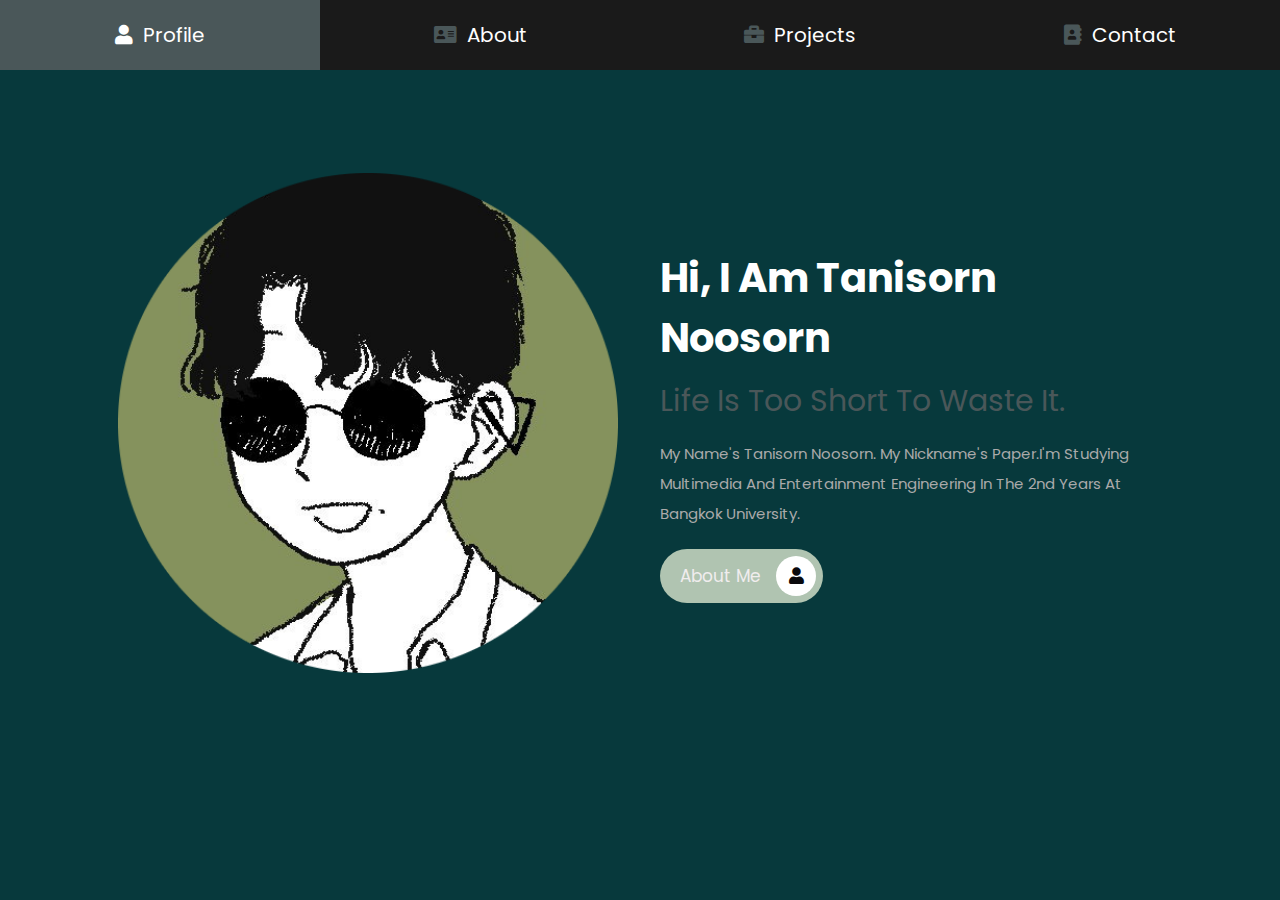
<file: index.html>
<!DOCTYPE html>
<html lang="en">
<head>
    <meta charset="UTF-8">
    <meta http-equiv="X-UA-Compatible" content="IE=edge">
    <meta name="viewport" content="width=device-width, initial-scale=1.0">
    <title>Woralak's Profile</title>

    <!-- font awesome cdn link  -->
    <link rel="stylesheet" href="https://cdnjs.cloudflare.com/ajax/libs/font-awesome/5.15.4/css/all.min.css">

    <!-- custom css file link  -->
    <link rel="stylesheet" href="css/style.css">

</head>
<body>
    
<!-- navbar section starts  -->

<nav class="navbar">
    <a href="index.html" class="active"> <i class="fas fa-user"></i> <span>profile</span> </a>
    <a href="about.html"> <i class="fas fa-address-card"></i> <span>about</span> </a>
    <a href="projects.html"> <i class="fas fa-briefcase"></i> <span>projects</span> </a>
    <a href="contact.html"> <i class="fas fa-address-book"></i> <span>contact</span> </a>
</nav>

<!-- navbar section ends -->

<!-- home section starts  -->

<section class="home">

    <div class="image">
        <img src="images/Pic.png" alt="">
    </div>

    <div class="content">
        <h3>Hi, I am Tanisorn Noosorn</h3>
        <span>Life is too short to waste it.</span>
        <p>My name's Tanisorn Noosorn. My nickname's Paper.I'm studying Multimedia and Entertainment Engineering in the 2nd years at Bangkok University.</p>
        <a href="about.html" class="btn"> about me <i class="fas fa-user"></i> </a>
    </div>

</section>

<!-- home section ends -->

</body>
</html>
</file>
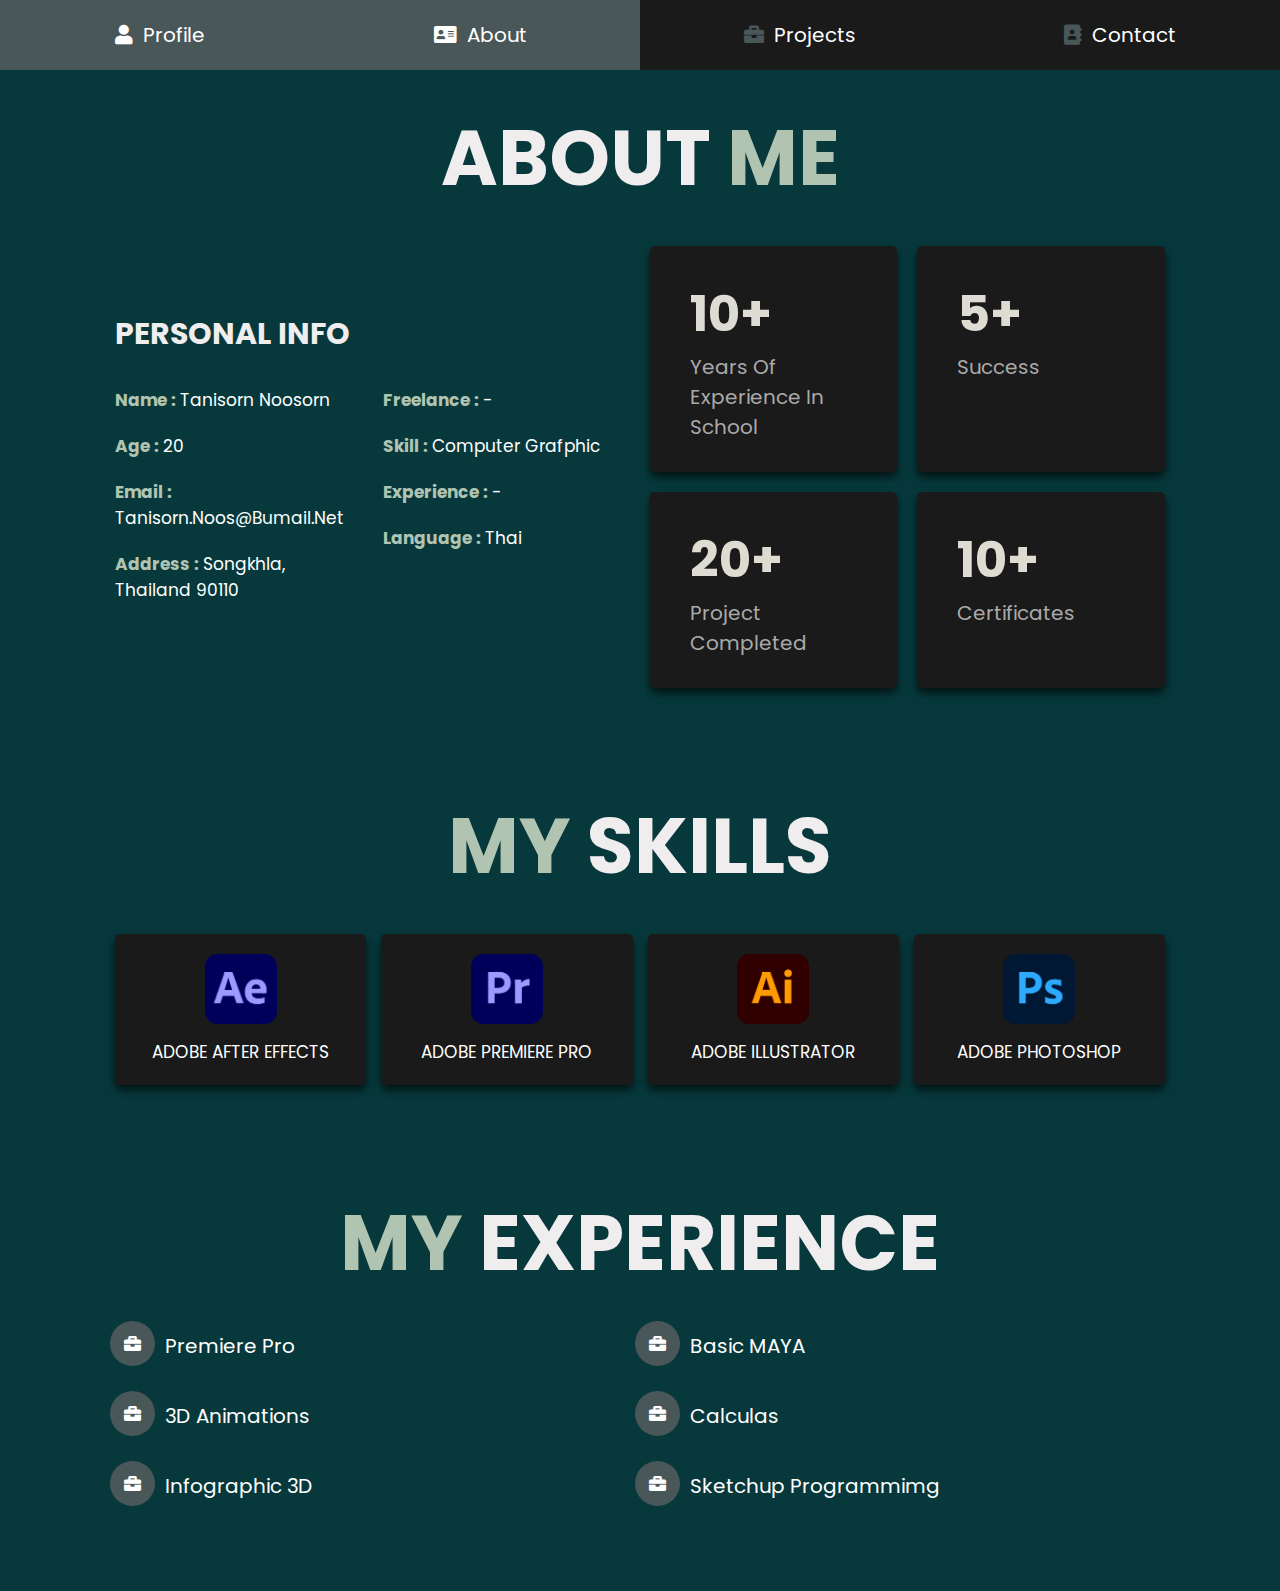
<file: about.html>
<!DOCTYPE html>
<html lang="en">

<head>
    <meta charset="UTF-8">
    <meta http-equiv="X-UA-Compatible" content="IE=edge">
    <meta name="viewport" content="width=device-width, initial-scale=1.0">
    <title>About -Tanisorn's Profile</title>

    <!-- font awesome cdn link  -->
    <link rel="stylesheet" href="https://cdnjs.cloudflare.com/ajax/libs/font-awesome/5.15.4/css/all.min.css">

    <!-- custom css file link  -->
    <link rel="stylesheet" href="css/style.css">

</head>

<body>

    <!-- navbar section starts  -->

    <nav class="navbar">
        <a href="index.html"> <i class="fas fa-user"></i> <span>profile</span> </a>
        <a href="about.html" class="active"> <i class="fas fa-address-card"></i> <span>about</span> </a>
        <a href="projects.html"> <i class="fas fa-briefcase"></i> <span>projects</span> </a>
        <a href="contact.html"> <i class="fas fa-address-book"></i> <span>contact</span> </a>
    </nav>

    <!-- navbar section ends -->

    <!-- about section starts  -->

    <section class="about">

        <h1 class="heading"> about <span>me</span> </h1>

        <div class="row">

            <div class="info-container">

                <h1>personal info</h1>

                <div class="box-container">

                    <div class="box">
                        <h3> <span>name : </span> Tanisorn Noosorn </h3>
                        <h3> <span>age : </span> 20 </h3>
                        <h3> <span>email : </span> Tanisorn.noos@bumail.net </h3>
                        <h3> <span>address : </span> Songkhla, Thailand 90110 </h3>
                    </div>

                    <div class="box">
                        <h3> <span>freelance : </span> - </h3>
                        <h3> <span>skill : </span> Computer grafphic </h3>
                        <h3> <span>experience : </span> - </h3>
                        <h3> <span>language : </span> thai </h3>
                    </div>

                </div>

            </div>

            <div class="count-container">

                <div class="box">
                    <h3>10+</h3>
                    <p>years of experience in school</p>
                </div>

                <div class="box">
                    <h3>5+</h3>
                    <p>success</p>
                </div>

                <div class="box">
                    <h3>20+</h3>
                    <p>project completed</p>
                </div>

                <div class="box">
                    <h3>10+</h3>
                    <p>Certificates</p>
                </div>

            </div>

        </div>

    </section>

    <!-- about section ends -->

    <!-- skills section starts  -->

    <section class="skills">

        <h1 class="heading"> <span>my</span> skills </h1>

        <div class="box-container">
            <div class="box">
                <img src="images/Adobe_After_Effects_CC_icon.svg.png">
                <h3>Adobe After Effects</h3>
            </div>
            <div class="box">
                <img src="images/Adobe_Premiere_Pro_CC_icon.svg.png">
                <h3>Adobe Premiere Pro</h3>
            </div>
            <div class="box">
                <img src="images/Adobe_Illustrator_CC_icon.svg.png">
                <h3>Adobe Illustrator</h3>
            </div>
            <div class="box">
                <img src="images/Adobe_Photoshop_CC_icon.svg.png">
                <h3>Adobe Photoshop</h3>
        </div>

    </section>

    <!-- skills section ends -->

    <!-- education section starts  -->

    <section class="education">

        <h1 class="heading"> <span>my</span> experience </h1>

        <div class="box-container">

            <div class="box">
                <i class="fas fa-briefcase"></i>
                <h3>Premiere Pro</h3>
            </div>

            <div class="box">
                <i class="fas fa-briefcase"></i>
                <h3>Basic MAYA</h3>
            </div>

            <div class="box">
                <i class="fas fa-briefcase"></i>
                <h3>3D Animations</h3>
            </div>

            <div class="box">
                <i class="fas fa-briefcase"></i>
                <h3>Calculas</h3>
            </div>

            <div class="box">
                <i class="fas fa-briefcase"></i>
                <h3>Infographic 3D</h3>
            </div>
            
            <div class="box">
                <i class="fas fa-briefcase"></i>
                <h3>Sketchup Programmimg</h3>
            </div>

        </div>

    </section>

    <!-- education section ends -->

</body>

</html>
</file>
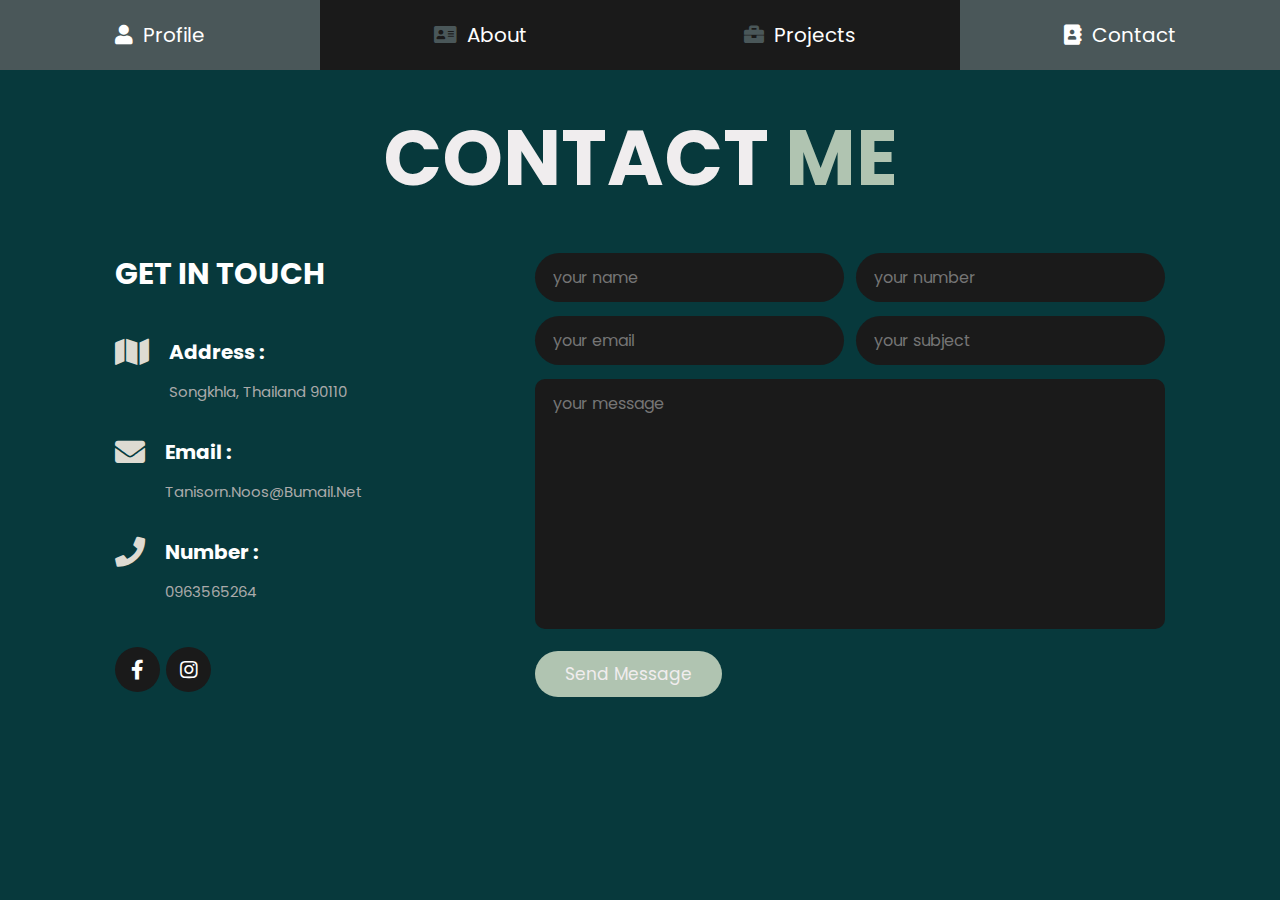
<file: contact.html>
<!DOCTYPE html>
<html lang="en">
<head>
    <meta charset="UTF-8">
    <meta http-equiv="X-UA-Compatible" content="IE=edge">
    <meta name="viewport" content="width=device-width, initial-scale=1.0">
    <title>Contact - Tanisorn's Profile</title>

    <!-- font awesome cdn link  -->
    <link rel="stylesheet" href="https://cdnjs.cloudflare.com/ajax/libs/font-awesome/5.15.4/css/all.min.css">

    <!-- custom css file link  -->
    <link rel="stylesheet" href="css/style.css">

</head>
<body>
    
<!-- navbar section starts  -->

<nav class="navbar">
    <a href="index.html"> <i class="fas fa-user"></i> <span>profile</span> </a>
    <a href="about.html"> <i class="fas fa-address-card"></i> <span>about</span> </a>
    <a href="projects.html"> <i class="fas fa-briefcase"></i> <span>projects</span> </a>
    <a href="contact.html" class="active"> <i class="fas fa-address-book"></i> <span>contact</span> </a>
</nav>

<!-- navbar section ends -->

<!-- contact section starts  -->

<section class="contact">

<h1 class="heading"> contact <span>me</span> </h1>

<div class="row">

    <div class="info-container">

        <h1>get in touch</h1>

        <div class="box-container">

            <div class="box">
                <i class="fas fa-map"></i>
                <div class="info">
                    <h3>address :</h3>
                    <p>Songkhla, Thailand 90110</p>
                </div>
            </div>

            <div class="box">
                <i class="fas fa-envelope"></i>
                <div class="info">
                    <h3>email :</h3>
                    <p>Tanisorn.noos@bumail.net</p>
                </div>
            </div>

            <div class="box">
                <i class="fas fa-phone"></i>
                <div class="info">
                    <h3>number :</h3>
                    <p>0963565264</p>
                </div>
            </div>

        </div>

        <div class="share">
            <a href="https://www.facebook.com/profile.php?id=100013226747270" class="fab fa-facebook-f"></a>
            <a href="https://www.instagram.com/ppaperxz/" class="fab fa-instagram"></a>        
        </div>

    </div>

    <form action="">

        <div class="inputBox">
            <input type="text" placeholder="your name">
            <input type="number" placeholder="your number">
        </div>

        <div class="inputBox">
            <input type="email" placeholder="your email">
            <input type="text" placeholder="your subject">
        </div>

        <textarea name="" placeholder="your message" id="" cols="30" rows="10"></textarea>

        <input type="submit" value="send message" class="btn">

    </form>

</div>

</section>

<!-- contact section ends -->

</body>
</html>
</file>
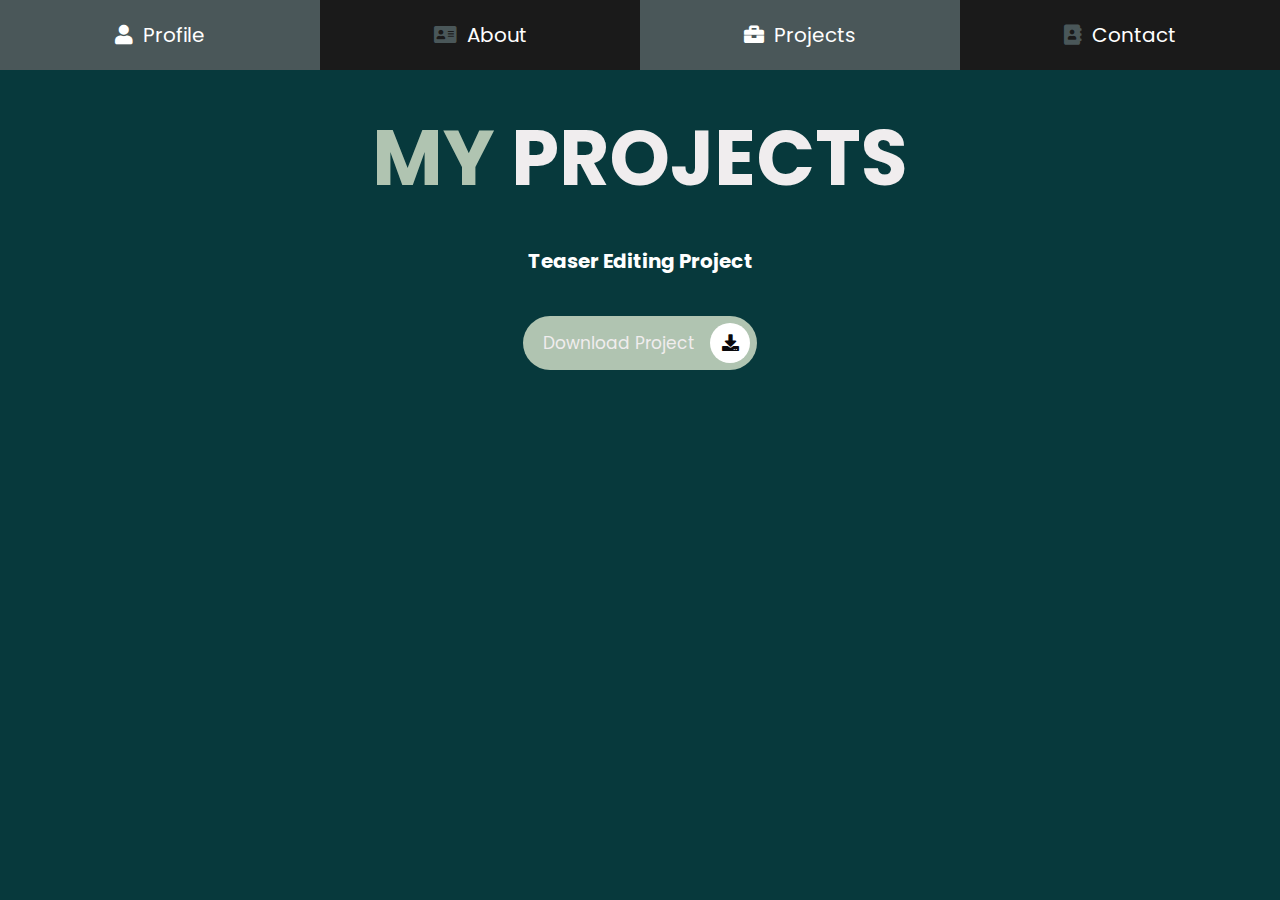
<file: projects.html>
<!DOCTYPE html>
<html lang="en">

<head>
    <meta charset="UTF-8">
    <meta http-equiv="X-UA-Compatible" content="IE=edge">
    <meta name="viewport" content="width=device-width, initial-scale=1.0">
    <title>Projects -Tanisorn's Profile</title>

    <!-- font awesome cdn link  -->
    <link rel="stylesheet" href="https://cdnjs.cloudflare.com/ajax/libs/font-awesome/5.15.4/css/all.min.css">

    <!-- custom css file link  -->
    <link rel="stylesheet" href="css/style.css">

</head>

<body>

    <!-- navbar section starts  -->

    <nav class="navbar">
        <a href="index.html"> <i class="fas fa-user"></i> <span>profile</span> </a>
        <a href="about.html"> <i class="fas fa-address-card"></i> <span>about</span> </a>
        <a href="projects.html" class="active"> <i class="fas fa-briefcase"></i> <span>projects</span> </a>
        <a href="contact.html"> <i class="fas fa-address-book"></i> <span>contact</span> </a>
    </nav>

    <!-- navbar section ends -->

    <!-- projects section starts  -->

    <section class="projects">
        <h1 class="heading"> <span>my</span> projects </h1>
        <h3>Teaser editing project</h3>
        <div class="box-container">
            <a href="files/Present.mp4" class="btn"> download Project <i class="fas fa-download"></i> </a>
        </div>
    </section>

    <!-- projects section ends -->

</body>

</html>
</file>
<file: css/style.css>
@import url("https://fonts.googleapis.com/css2?family=Poppins:wght@100;300;400;500;600;700&display=swap");

* {
  font-family: 'Poppins', sans-serif;
  margin: 0;
  padding: 0;
  -webkit-box-sizing: border-box;
  box-sizing: border-box;
  text-decoration: none;
  outline: none;
  border: none;
  text-transform: capitalize;
}

html {
  font-size: 62.5%;
  overflow-x: hidden;
}

body {
  background: 	#07393C;
  padding-top: 5rem;
}

section {
  padding: 5rem 9%;
}

.heading {
  text-align: center;
  font-size: 6vw;
  color: #F0EDEE;
  margin-bottom: 3rem;
  text-transform: uppercase;
}

.heading span {
  text-transform: uppercase;
  color: #B0C4B1;
}

.btn {
  display: inline-block;
  margin-top: 1rem;
  border-radius: 5rem;
  background: #B0C4B1;
  padding: .7rem;
  font-size: 1.7rem;
  color: #F0EDEE;
  padding-left: 2rem;
}

.btn i {
  height: 4rem;
  width: 4rem;
  line-height: 4rem;
  font-size: 1.7rem;
  text-align: center;
  background: #fff;
  color: #0A090C;
  border-radius: 50%;
  margin-left: 1rem;
  -webkit-transition: .2s linear;
  transition: .2s linear;
}

.btn:hover i {
  margin-left: 2rem;
}

.navbar {
  position: fixed;
  top: 0;
  left: 0;
  right: 0;
  display: -webkit-box;
  display: -ms-flexbox;
  display: flex;
  z-index: 1000;
  -webkit-box-align: end;
  -ms-flex-align: end;
  align-items: flex-end;
}

.navbar a {
  padding: 2rem;
  font-size: 2rem;
  background: #1a1a1a;
  -webkit-box-flex: 1;
  -ms-flex: 1;
  flex: 1;
  color: #fff;
  text-align: center;
  -webkit-transition: .2s linear;
  transition: .2s linear;
}

.navbar a i {
  color: #4A5759;
  padding-right: .5rem;
}

.navbar a:hover {
  background: #4A5759;
}

.navbar .active {
  background: #4A5759;
}

.navbar .active i {
  color: #fff;
}

.navbar a:hover i {
  color: #fff;
}

.home {
  display: -webkit-box;
  display: -ms-flexbox;
  display: flex;
  -webkit-box-align: center;
  -ms-flex-align: center;
  align-items: center;
  -ms-flex-wrap: wrap;
  flex-wrap: wrap;
  gap: 4rem;
  min-height: calc(100vh - 15rem);
}

.home .image {
  -webkit-box-flex: 1;
  -ms-flex: 1 1 42rem;
  flex: 1 1 42rem;
  text-align: center;
}

.home .image img {
  height: 50rem;
  width: 50rem;
  /* border-radius: 30% 70% 70% 30% / 30% 30% 70% 70%; */
}

.home .content {
  -webkit-box-flex: 1;
  -ms-flex: 1 1 42rem;
  flex: 1 1 42rem;
}

.home .content h3 {
  color: #fff;
  font-size: 4rem;
  padding-bottom: .5rem;
}

.home .content span {
  font-size: 3rem;
  color: #4A5759;
  padding: .5rem 0;
  display: block;
}

.home .content p {
  font-size: 1.5rem;
  color: #aaa;
  padding: 1rem 0;
  line-height: 2;
}

.about .row {
  display: -webkit-box;
  display: -ms-flexbox;
  display: flex;
  -webkit-box-align: center;
  -ms-flex-align: center;
  align-items: center;
  -ms-flex-wrap: wrap;
  flex-wrap: wrap;
  gap: 2rem;
}

.about .row .info-container {
  -webkit-box-flex: 1;
  -ms-flex: 1 1 42rem;
  flex: 1 1 42rem;
}

.about .row .info-container h1 {
  font-size: 3rem;
  color: #F0EDEE;
  text-transform: uppercase;
  padding-bottom: 1rem;
}

.about .row .info-container .box-container {
  padding: 1rem 0;
  display: -webkit-box;
  display: -ms-flexbox;
  display: flex;
  -ms-flex-wrap: wrap;
  flex-wrap: wrap;
  gap: 2rem;
}

.about .row .info-container .box-container .box {
  -webkit-box-flex: 1;
  -ms-flex: 1 1 20rem;
  flex: 1 1 20rem;
}

.about .row .info-container .box-container .box h3 {
  font-size: 1.7rem;
  color: #fff;
  padding: 1rem 0;
  font-weight: normal;
}

.about .row .info-container .box-container .box h3 span {
  color: #B0C4B1;
  font-weight: bold;
}

.about .row .count-container {
  -webkit-box-flex: 1;
  -ms-flex: 1 1 42rem;
  flex: 1 1 42rem;
  display: -webkit-box;
  display: -ms-flexbox;
  display: flex;
  -ms-flex-wrap: wrap;
  flex-wrap: wrap;
  gap: 2rem;
}

.about .row .count-container .box {
  -webkit-box-flex: 1;
  -ms-flex: 1 1 20rem;
  flex: 1 1 20rem;
  padding: 3rem 4rem;
  border-radius: .5rem;
  background: #1a1a1a;
  -webkit-box-shadow: 0 0.5rem 1rem rgba(0, 0, 0, 0.7);
  box-shadow: 0 0.5rem 1rem rgba(0, 0, 0, 0.7);
}

.about .row .count-container .box h3 {
  font-size: 5rem;
  color: #DEDBD2;
}

.about .row .count-container .box p {
  font-size: 2rem;
  color: #aaa;
}

.skills .box-container {
  display: -ms-grid;
  display: grid;
  -ms-grid-columns: (minmax(16rem, 1fr))[auto-fit];
  grid-template-columns: repeat(auto-fit, minmax(16rem, 1fr));
  gap: 1.5rem;
}

.skills .box-container .box {
  padding: 2rem;
  text-align: center;
  -webkit-box-shadow: 0 0.5rem 1rem rgba(0, 0, 0, 0.7);
  box-shadow: 0 0.5rem 1rem rgba(0, 0, 0, 0.7);
  border-radius: .5rem;
  background: #1a1a1a;
}

.skills .box-container .box:hover {
  background: #fff;
}

.skills .box-container .box:hover h3 {
  color: #0d0d0d;
}

.skills .box-container .box img {
  height: 7rem;
  margin-bottom: 1rem;
}

.skills .box-container .box h3 {
  color: #fff;
  font-size: 1.7rem;
  font-weight: normal;
  text-transform: uppercase;
}

.education .box-container {
  display: -webkit-box;
  display: -ms-flexbox;
  display: flex;
  -ms-flex-wrap: wrap;
  flex-wrap: wrap;
}

.education .box-container .box {
  -webkit-box-flex: 1;
  -ms-flex: 1 1 40rem;
  flex: 1 1 40rem;
  margin-left: 2rem;
  padding-top: 0;
  padding-left: 3rem;
  padding-bottom: 3rem;
  position: relative;
}

.education .box-container .box i {
  height: 4.5rem;
  width: 4.5rem;
  line-height: 4.5rem;
  font-size: 1.7rem;
  border-radius: 50%;
  background: #4A5759;
  color: #fff;
  text-align: center;
  position: absolute;
  top: -1rem;
  left: -2.5rem;
}


.education .box-container .box h3 {
  font-size: 2rem;
  padding: 1rem 0;
  color: #fff;
  padding-top: 0rem;
  font-weight: normal;
}


.projects {
  text-align: center;
}

.projects .box-container {
  display: -ms-grid;
  display: grid;
  -ms-grid-columns: (minmax(31rem, 1fr))[auto-fit];
  grid-template-columns: repeat(auto-fit, minmax(31rem, 1fr));
  gap: 1.5rem;
  margin-bottom: 2rem;
  justify-items: center;
}

.projects .box-container .box {
  height: 30rem;
  overflow: hidden;
  position: relative;
}

.projects h3 {
  color: #fff;
  font-size: 2rem;
  margin-bottom: 3rem;
}


.projects .box-container .box:hover .content {
  -webkit-transform: translateY(0%);
  transform: translateY(0%);
}

.projects .box-container .box img {
  height: 100%;
  width: 100%;
  -o-object-fit: cover;
  object-fit: cover;
}

.projects .box-container .box .content {
  position: absolute;
  top: 0;
  left: 0;
  height: 100%;
  width: 100%;
  background: #1a1a1a;
  display: -webkit-box;
  display: -ms-flexbox;
  display: flex;
  -webkit-box-orient: vertical;
  -webkit-box-direction: normal;
  -ms-flex-flow: column;
  flex-flow: column;
  -webkit-box-align: center;
  -ms-flex-align: center;
  align-items: center;
  -webkit-box-pack: center;
  -ms-flex-pack: center;
  justify-content: center;
  padding: 2rem;
  -webkit-transform: translateY(-100%);
  transform: translateY(-100%);
  -webkit-transition: .2s linear;
  transition: .2s linear;
}

.projects .box-container .box .content h3 {
  font-size: 1.5rem;
  color: #fff;
  text-transform: uppercase;
  font-weight: normal;
}

.projects .box-container .box .content a {
  font-size: 2rem;
  color: #DEDBD2;
}

.projects .box-container .box .content a:hover {
  color: #fff;
}

.contact .row {
  display: -webkit-box;
  display: -ms-flexbox;
  display: flex;
  -webkit-box-align: center;
  -ms-flex-align: center;
  align-items: center;
  -ms-flex-wrap: wrap;
  flex-wrap: wrap;
  gap: 2rem;
}

.contact .row .info-container {
  width: 40rem;
}

.contact .row .info-container h1 {
  font-size: 3rem;
  text-transform: uppercase;
  color: #fff;
  padding-bottom: 1rem;
}

.contact .row .info-container p {
  font-size: 1.5rem;
  line-height: 2;
  color: #aaa;
  padding: 1rem 0;
}

.contact .row .info-container .box-container {
  padding: 2rem 0;
}

.contact .row .info-container .box-container .box {
  display: -webkit-box;
  display: -ms-flexbox;
  display: flex;
  gap: 2rem;
  padding: 1rem 0;
}

.contact .row .info-container .box-container .box i {
  font-size: 3rem;
  color: #DEDBD2;
}

.contact .row .info-container .box-container .box h3 {
  font-size: 2rem;
  color: #fff;
}

.contact .row .info-container .share a {
  font-size: 2rem;
  height: 4.5rem;
  width: 4.5rem;
  line-height: 4.5rem;
  border-radius: 50%;
  background: #1a1a1a;
  color: #fff;
  text-align: center;
  margin-right: .3rem;
}

.contact .row .info-container .share a:hover {
  background: #DEDBD2;
}

.contact .row form {
  -webkit-box-flex: 1;
  -ms-flex: 1 1 42rem;
  flex: 1 1 42rem;
}

.contact .row form .inputBox {
  display: -webkit-box;
  display: -ms-flexbox;
  display: flex;
  -ms-flex-wrap: wrap;
  flex-wrap: wrap;
  -webkit-box-pack: justify;
  -ms-flex-pack: justify;
  justify-content: space-between;
}

.contact .row form .inputBox input {
  width: 49%;
}

.contact .row form .inputBox input,
.contact .row form textarea {
  border-radius: 5rem;
  padding: 1.2rem 1.8rem;
  font-size: 1.6rem;
  color: #fff;
  text-transform: none;
  margin: .7rem 0;
  background: #1a1a1a;
}

.contact .row form textarea {
  width: 100%;
  border-radius: 1rem;
  resize: none;
  height: 25rem;
}

.contact .row form .btn {
  padding: 1rem 3rem;
  cursor: pointer;
}

.contact .row form .btn:hover {
  background: #fff;
  color: #0d0d0d;
}

@media (max-width: 1200px) {
  html {
    font-size: 55%;
  }

  section {
    padding: 3rem 2rem;
  }
}

@media (max-width: 768px) {
  .heading {
    font-size: 12vw;
  }

  .navbar a i {
    padding: 0;
  }

  .navbar a span {
    display: none;
  }

  .navbar a:hover {
    padding-bottom: 2rem;
  }

  .home {
    text-align: center;
    gap: 2rem;
  }

  .home .image img {
    height: 30rem;
    width: 30rem;
  }

  .home .content h3 {
    font-size: 3rem;
  }

  .home .content span {
    font-size: 2.5rem;
  }

  .contact .row form .inputBox input {
    width: 100%;
    margin-bottom: 1rem;
  }
}

@media (max-width: 450px) {
  html {
    font-size: 50%;
  }
}

/*# sourceMappingURL=style.css.map */
</file>
